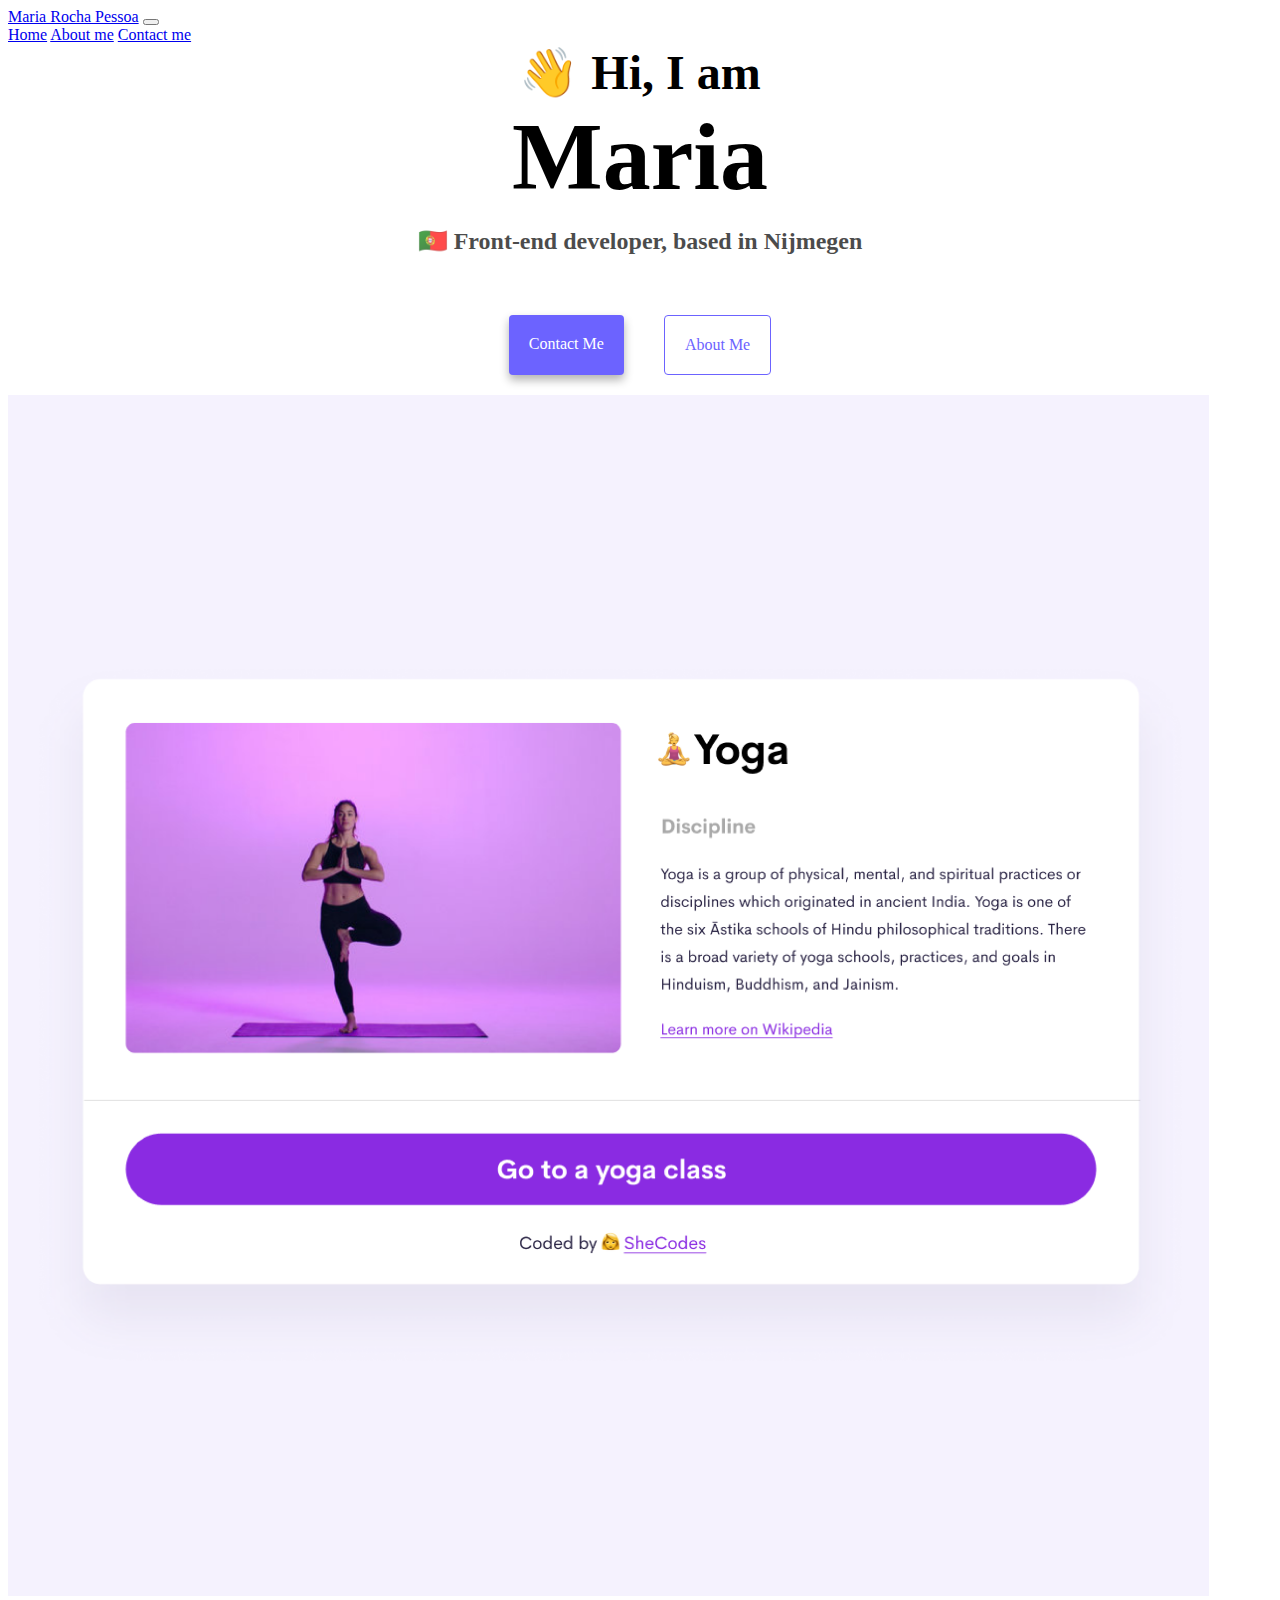
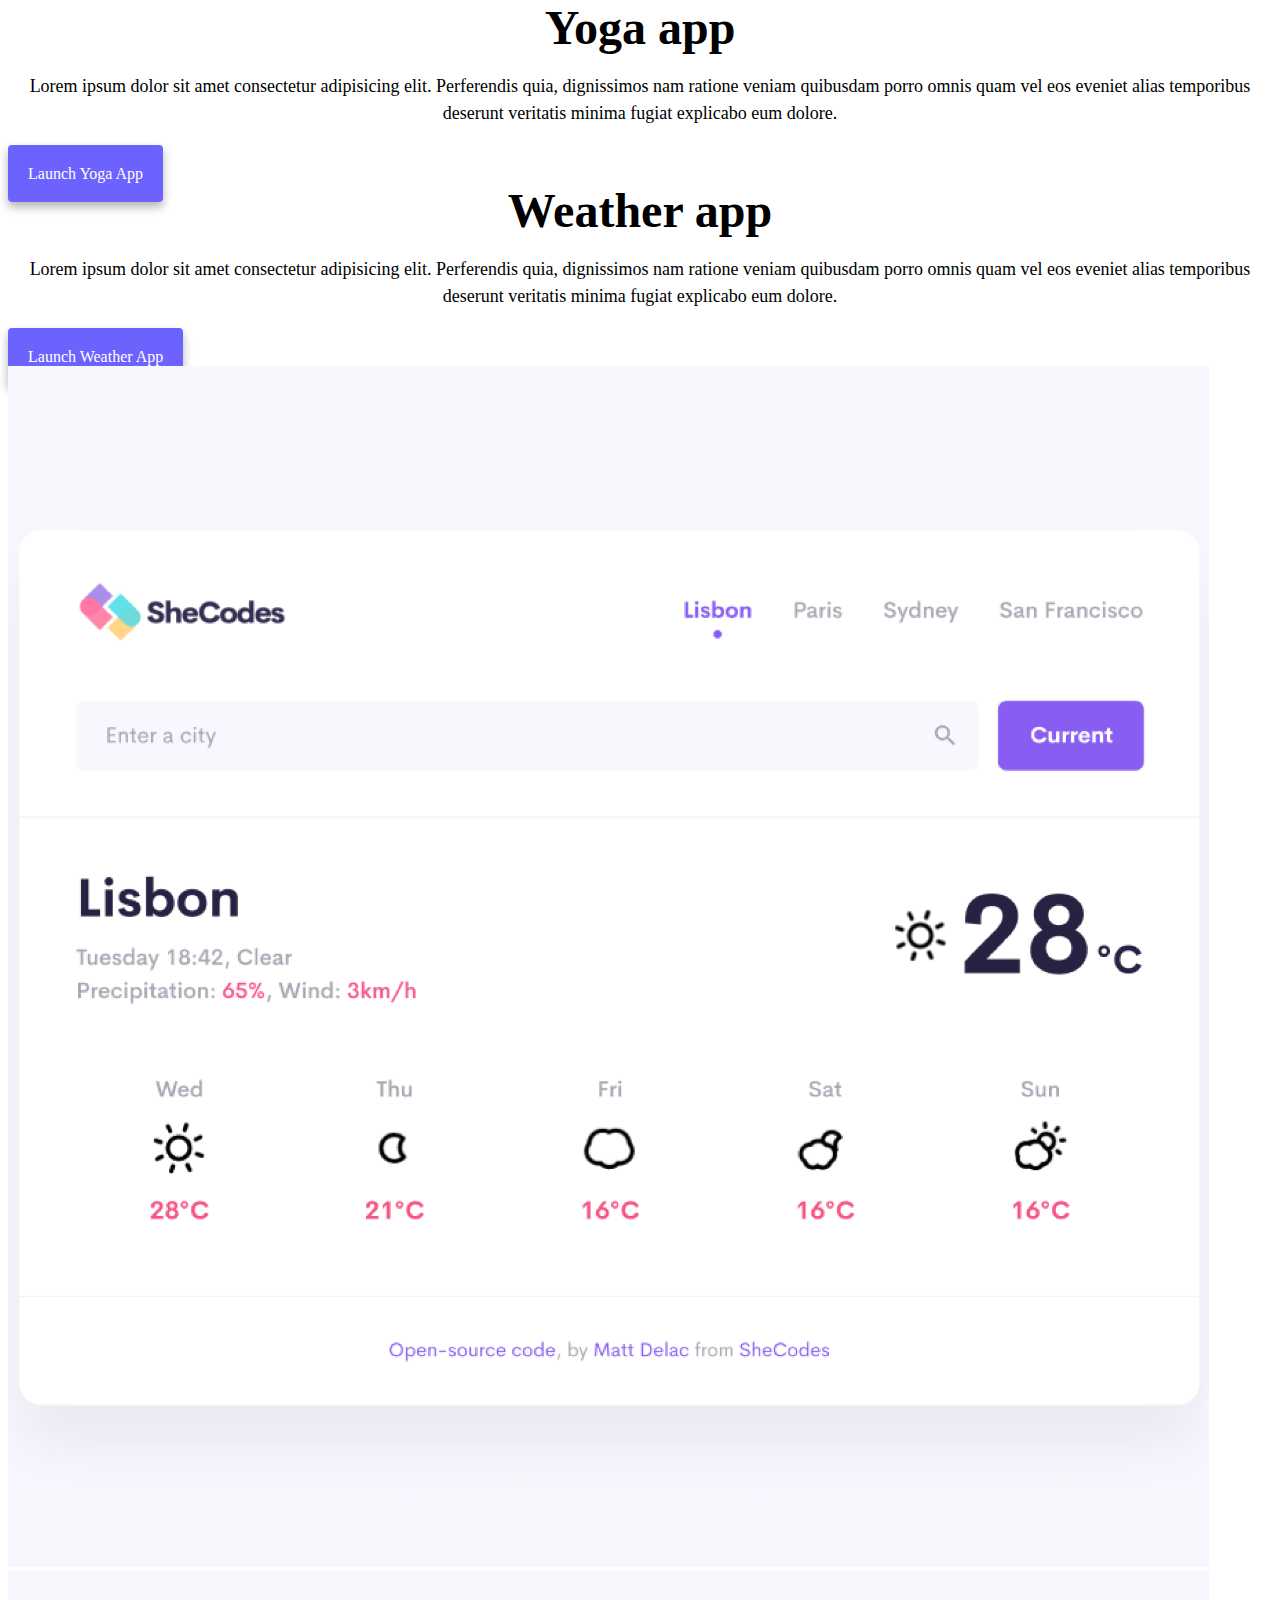
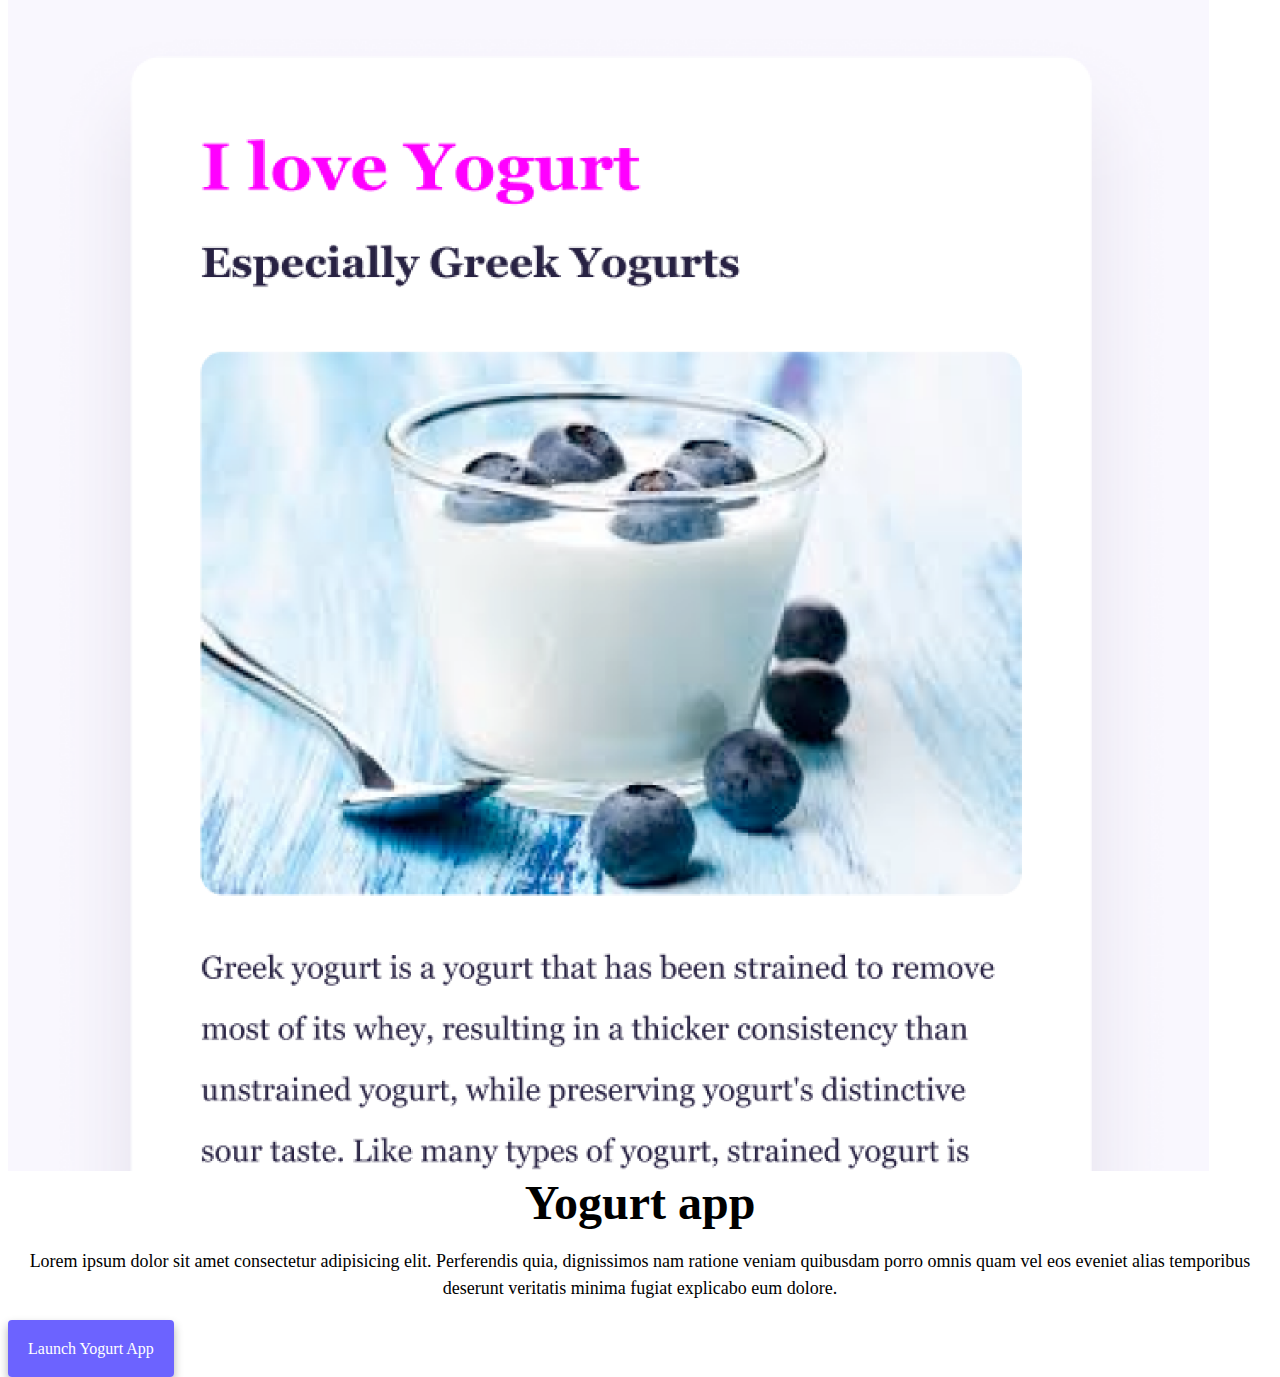
<file: index.html>
<!DOCTYPE html>
<html lang="en">
  <head>
    <meta charset="UTF-8" />
    <meta http-equiv="X-UA-Compatible" content="IE=edge" />
    <meta name="viewport" content="width=device-width, initial-scale=1.0" />
    <title>Front-end developer - Maria Rocha Pessoa</title>
    <meta name="description" content="Maria is a portuguese front-end developer based in Nijmegen, check out her projects and contact her for job inquiries">
    <link
      href="https://cdn.jsdelivr.net/npm/bootstrap@5.3.2/dist/css/bootstrap.min.css"
      rel="stylesheet"
      integrity="sha384-T3c6CoIi6uLrA9TneNEoa7RxnatzjcDSCmG1MXxSR1GAsXEV/Dwwykc2MPK8M2HN"
      crossorigin="anonymous"
    />
    <script
      src="https://cdn.jsdelivr.net/npm/bootstrap@5.3.2/dist/js/bootstrap.bundle.min.js"
      integrity="sha384-C6RzsynM9kWDrMNeT87bh95OGNyZPhcTNXj1NW7RuBCsyN/o0jlpcV8Qyq46cDfL"
      crossorigin="anonymous"
    ></script>
    <link rel="stylesheet" href="style.css" />
  </head>
  <body>
    <nav class="navbar navbar-expand-lg bg-body-tertiary">
      <div class="container-fluid">
        <a class="navbar-brand" href="/">Maria Rocha Pessoa</a>
        <button
          class="navbar-toggler"
          type="button"
          data-bs-toggle="collapse"
          data-bs-target="#navbarNavAltMarkup"
          aria-controls="navbarNavAltMarkup"
          aria-expanded="false"
          aria-label="Toggle navigation"
        >
          <span class="navbar-toggler-icon"></span>
        </button>
        <div class="collapse navbar-collapse" id="navbarNavAltMarkup">
          <div class="navbar-nav">
            <a class="nav-link active" aria-current="page" href="/"
              >Home</a
            >
            <a class="nav-link" href="/about.html">About me</a>
            <a class="nav-link" href="/about.html#contact">Contact me</a>
          </div>
        </div>
      </div>
    </nav>
    <div>
      <h2 class="mt-5">👋 Hi, I am  </h2>
      <h1>Maria</h1>
      <h3>🇵🇹 Front-end developer, based in Nijmegen</h3>
      <div class="navigation-links">
        <a href="/about.html#contact" class="contact-link" title="Contact Maria">Contact me</a>
        <a href="/about.html" class="about-link" title="About Maria">About me</a>
      </div>
    </div>
    <div class="container">
      <div class="row mt-4">
        <div class="col-md-6">
          <img
            src="/images/yoga.png"
            alt="yoga project"
            class="img-fluid ronded p-4"
            id="apps"
            width="95%"
                />
        </div>
        <div class="col-md-6">
          <h2 class="mb-3">Yoga app</h2>
          <p class="text-start">
            Lorem ipsum dolor sit amet consectetur adipisicing elit. Perferendis
            quia, dignissimos nam ratione veniam quibusdam porro omnis quam vel
            eos eveniet alias temporibus deserunt veritatis minima fugiat
            explicabo eum dolore.
          </p>
          <div class="mt-3 mb-5">
            <a href="/" class="contact-link" title="Yoga project">Launch Yoga App</a>
          </div>
        </div>
      </div>
      <div class="row mt-4">
          
          <div class="col-md-6">
            <h2 class="mb-3">Weather app</h2>
            <p class="text-start">
              Lorem ipsum dolor sit amet consectetur adipisicing elit. Perferendis
              quia, dignissimos nam ratione veniam quibusdam porro omnis quam vel
              eos eveniet alias temporibus deserunt veritatis minima fugiat
              explicabo eum dolore.
            </p>
            <div class="mt-3 mb-5">
              <a href="/" class="contact-link" title="Weather project">Launch Weather App</a>
            </div>
          </div>
          <div class="col-md-6">
            <img
              src="/images/weather.png"
              alt="weather project"
              class="img-fluid ronded p-4"
              id="apps"
              width="95%"
            />
          </div>
        </div>
        <div class="row mt-4">
            <div class="col-md-6">
              <img
                src="/images/yogurt.png"
                alt="yogurt project"
                class="img-fluid ronded p-4"
                id="apps"
                width="95%"
              />
            </div>
            <div class="col-md-6">
              <h2 class="mb-3">Yogurt app</h2>
              <p class="text-start">
                Lorem ipsum dolor sit amet consectetur adipisicing elit. Perferendis
                quia, dignissimos nam ratione veniam quibusdam porro omnis quam vel
                eos eveniet alias temporibus deserunt veritatis minima fugiat
                explicabo eum dolore.
              </p>
              <div class="mt-3 mb-5">
                <a href="/" class="contact-link" title="Yogurt project">Launch Yogurt App</a>
              </div>
            </div>
          </div>
  </body>
</html>
</file>
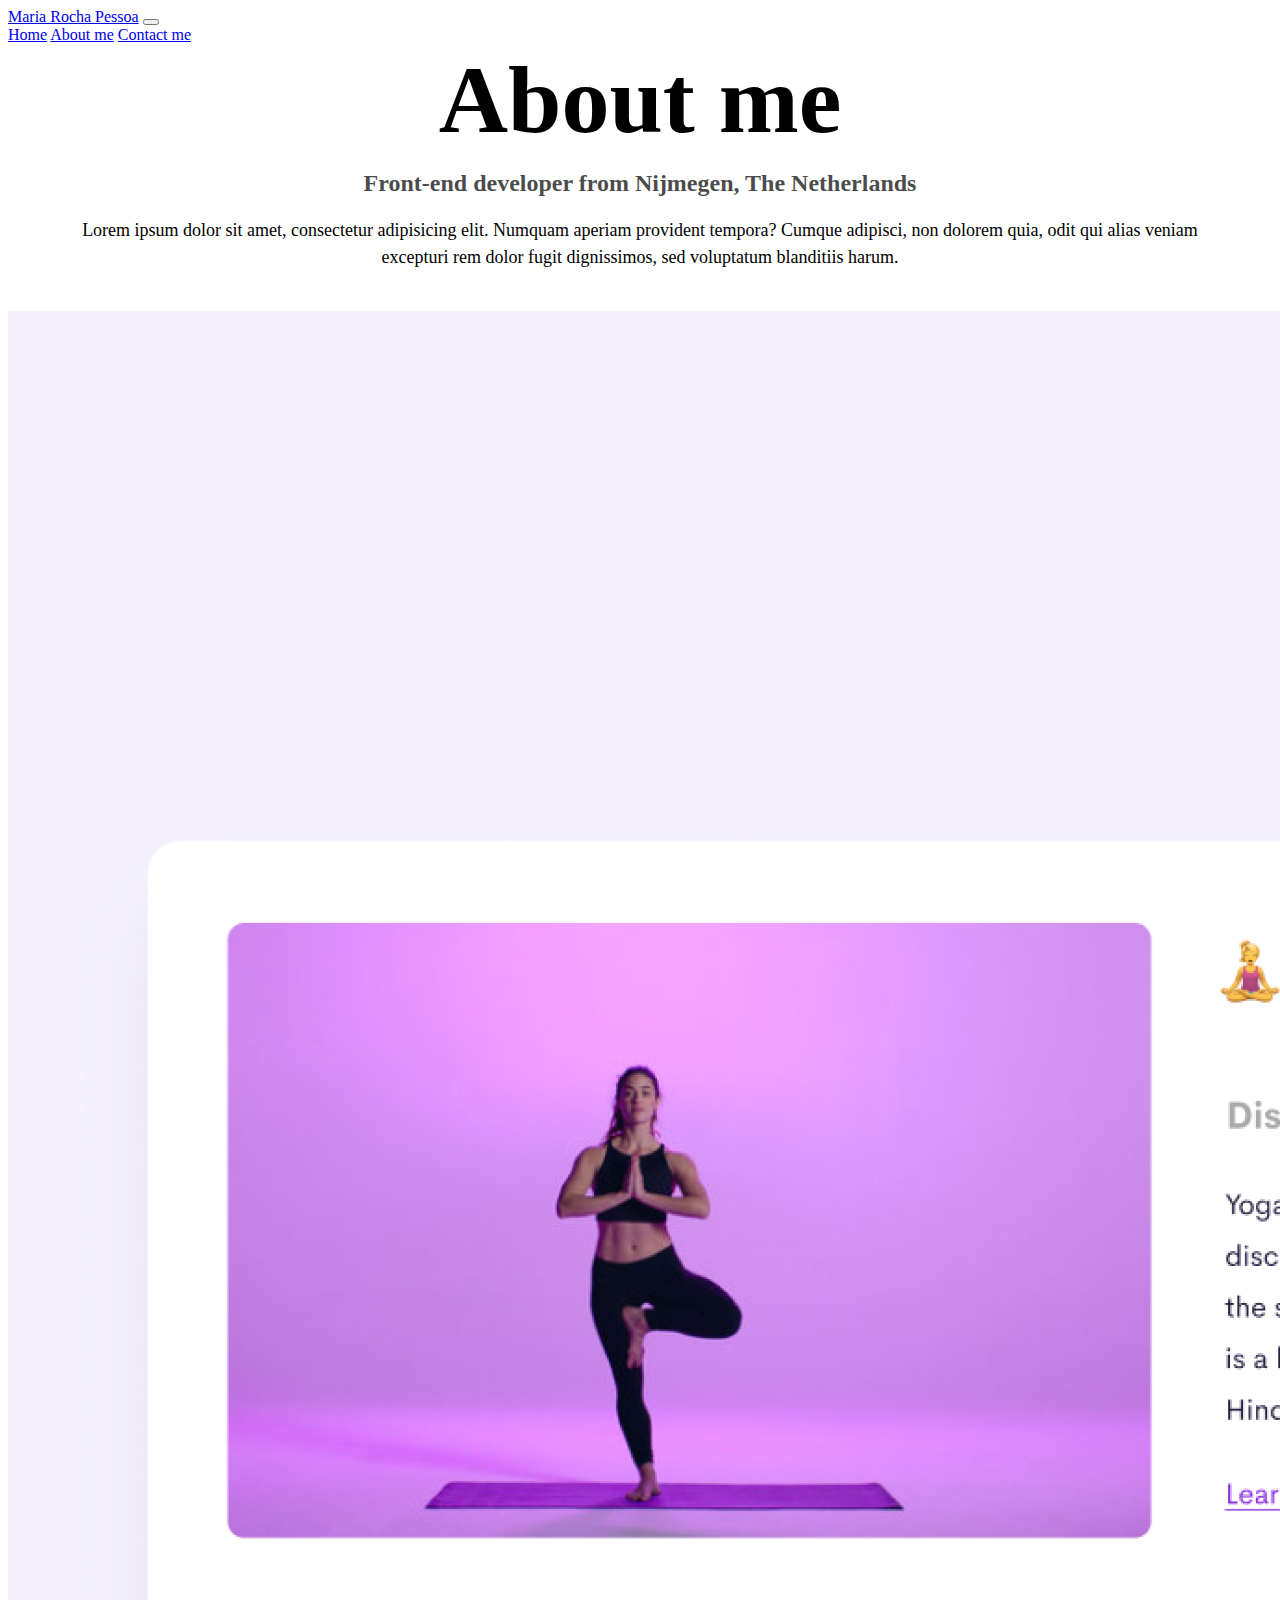
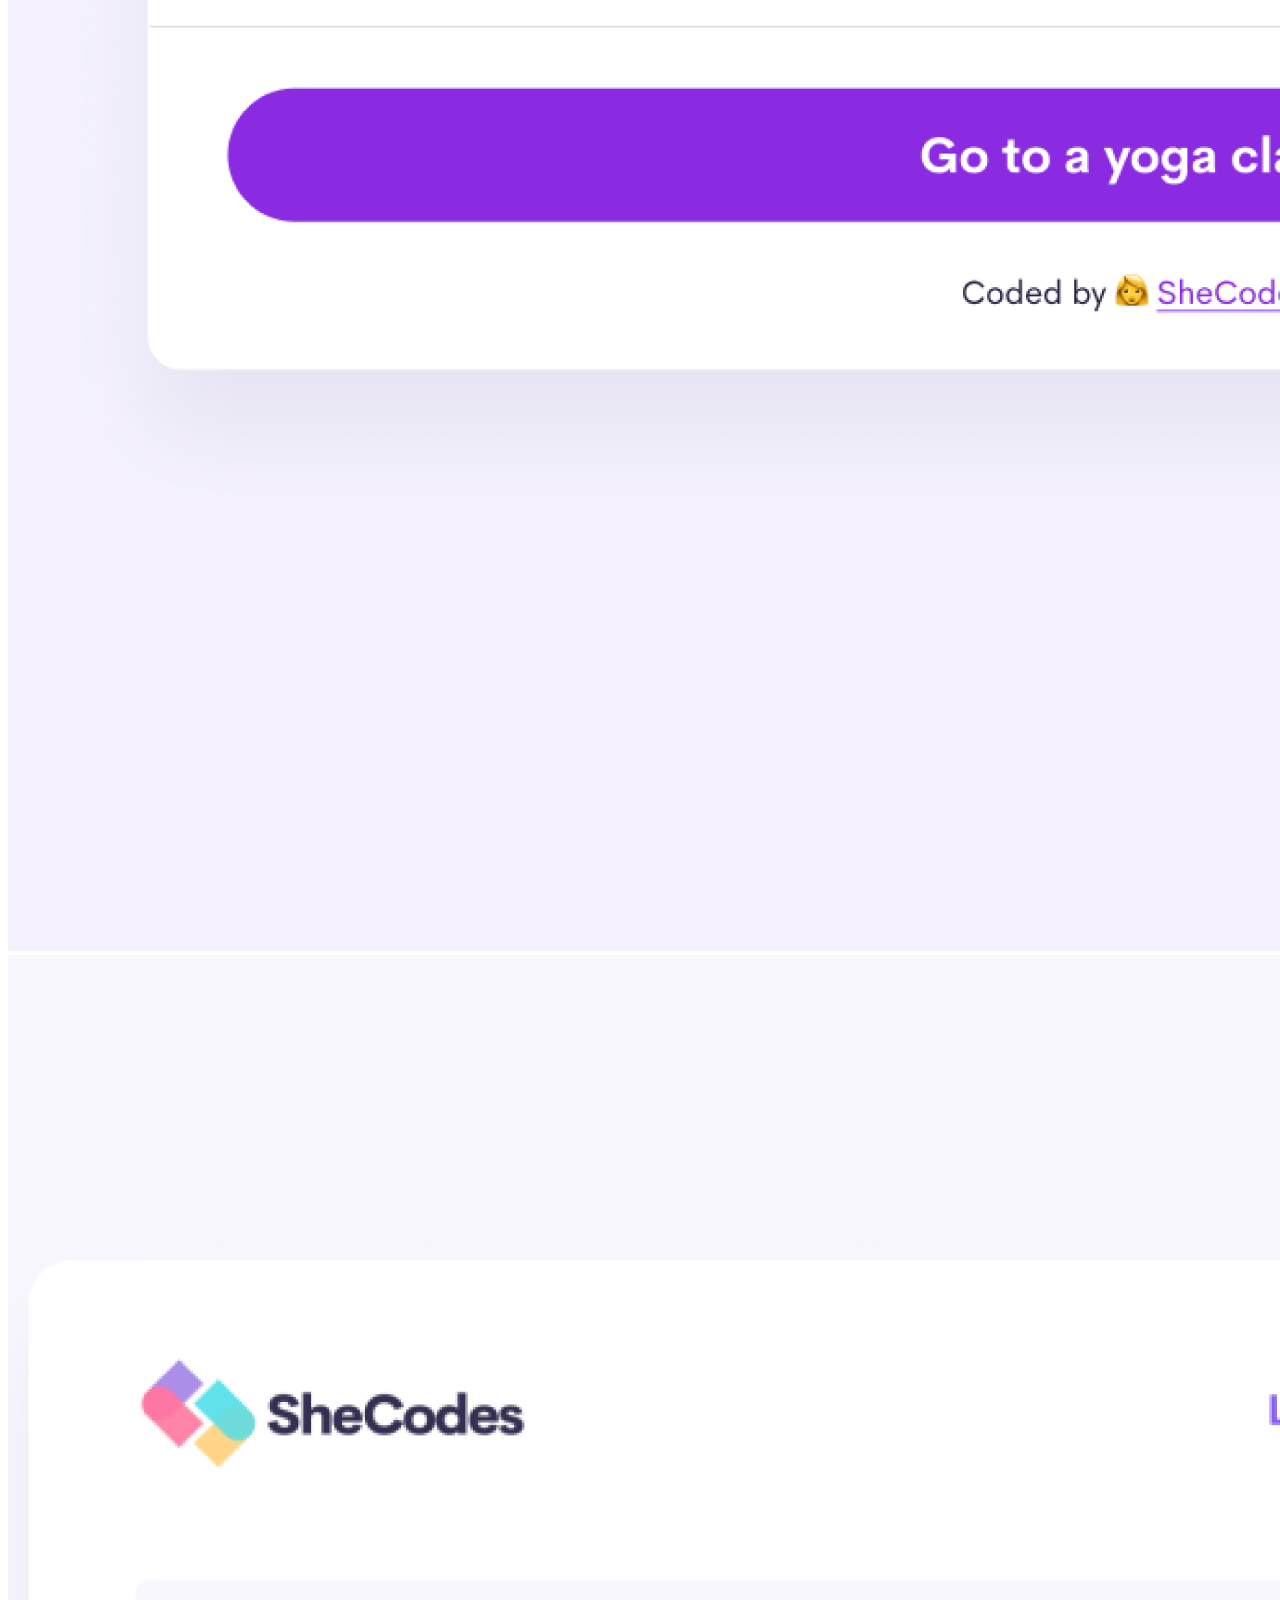
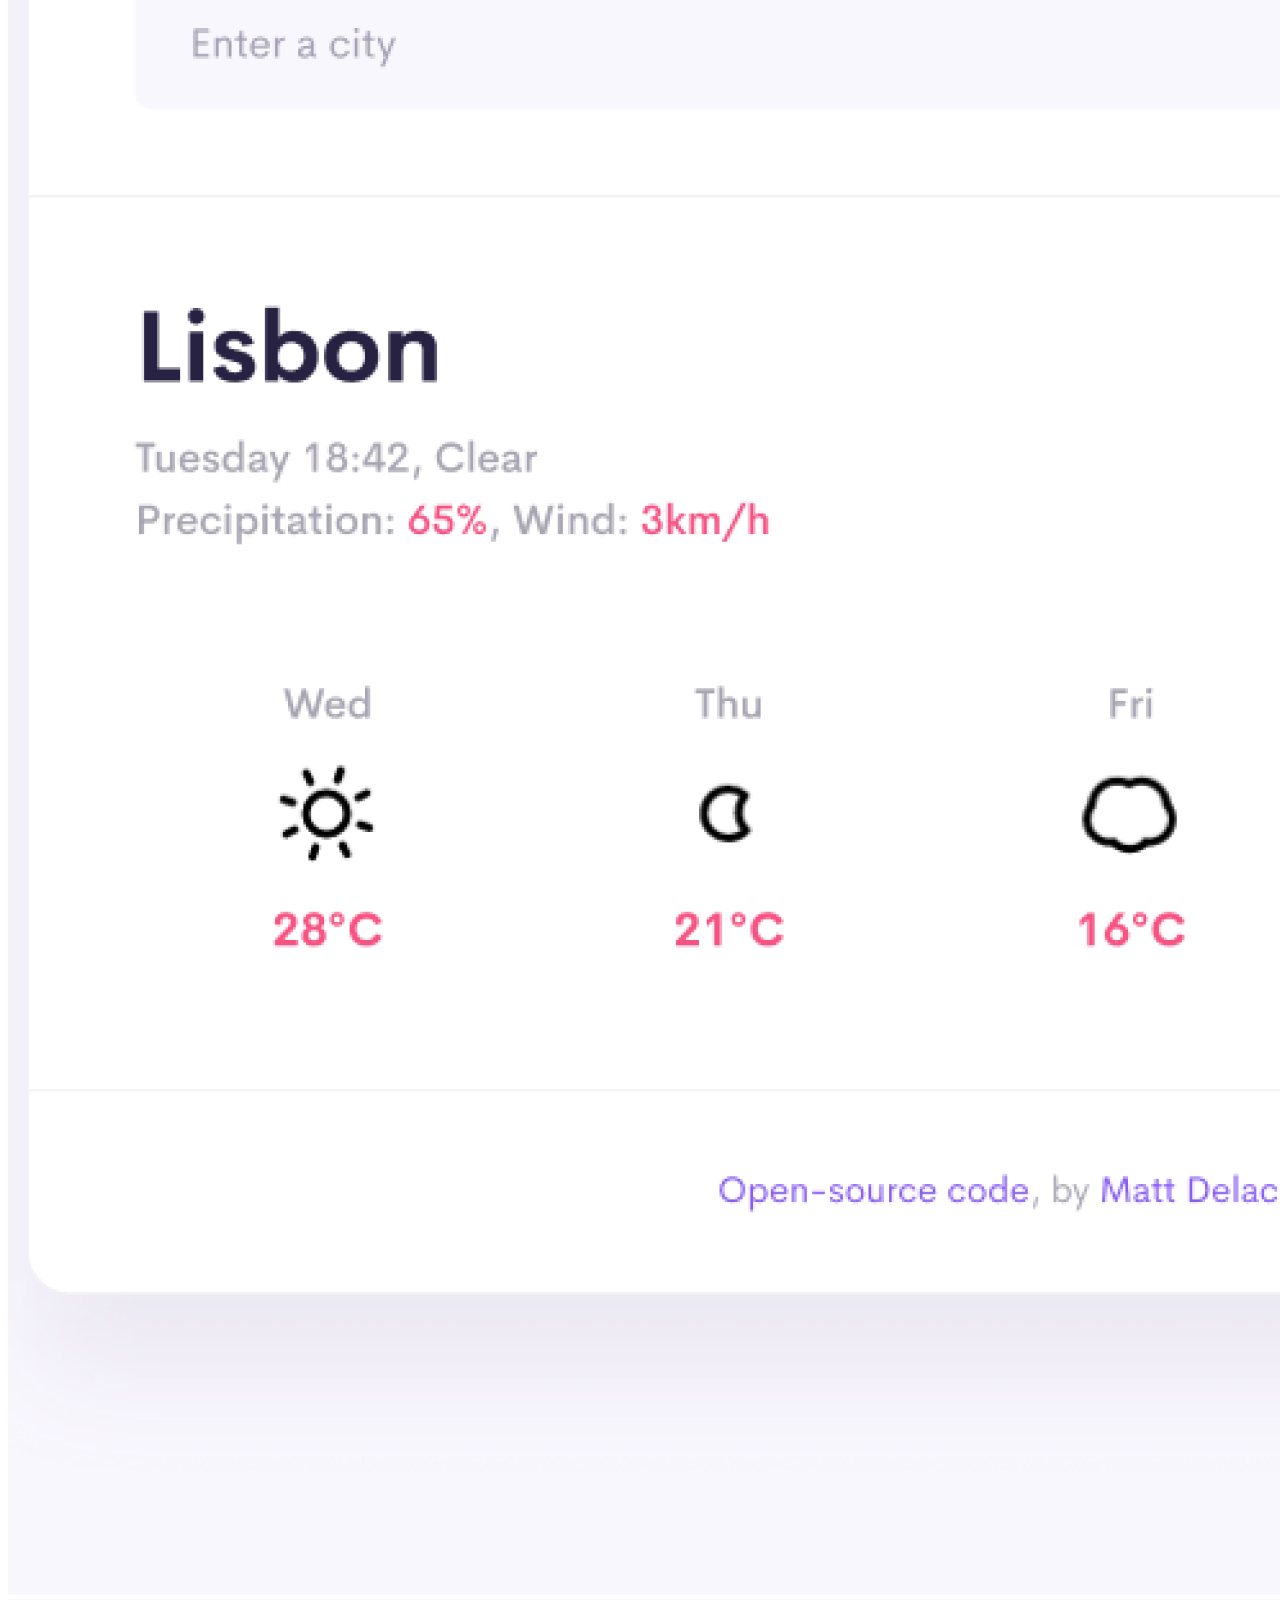
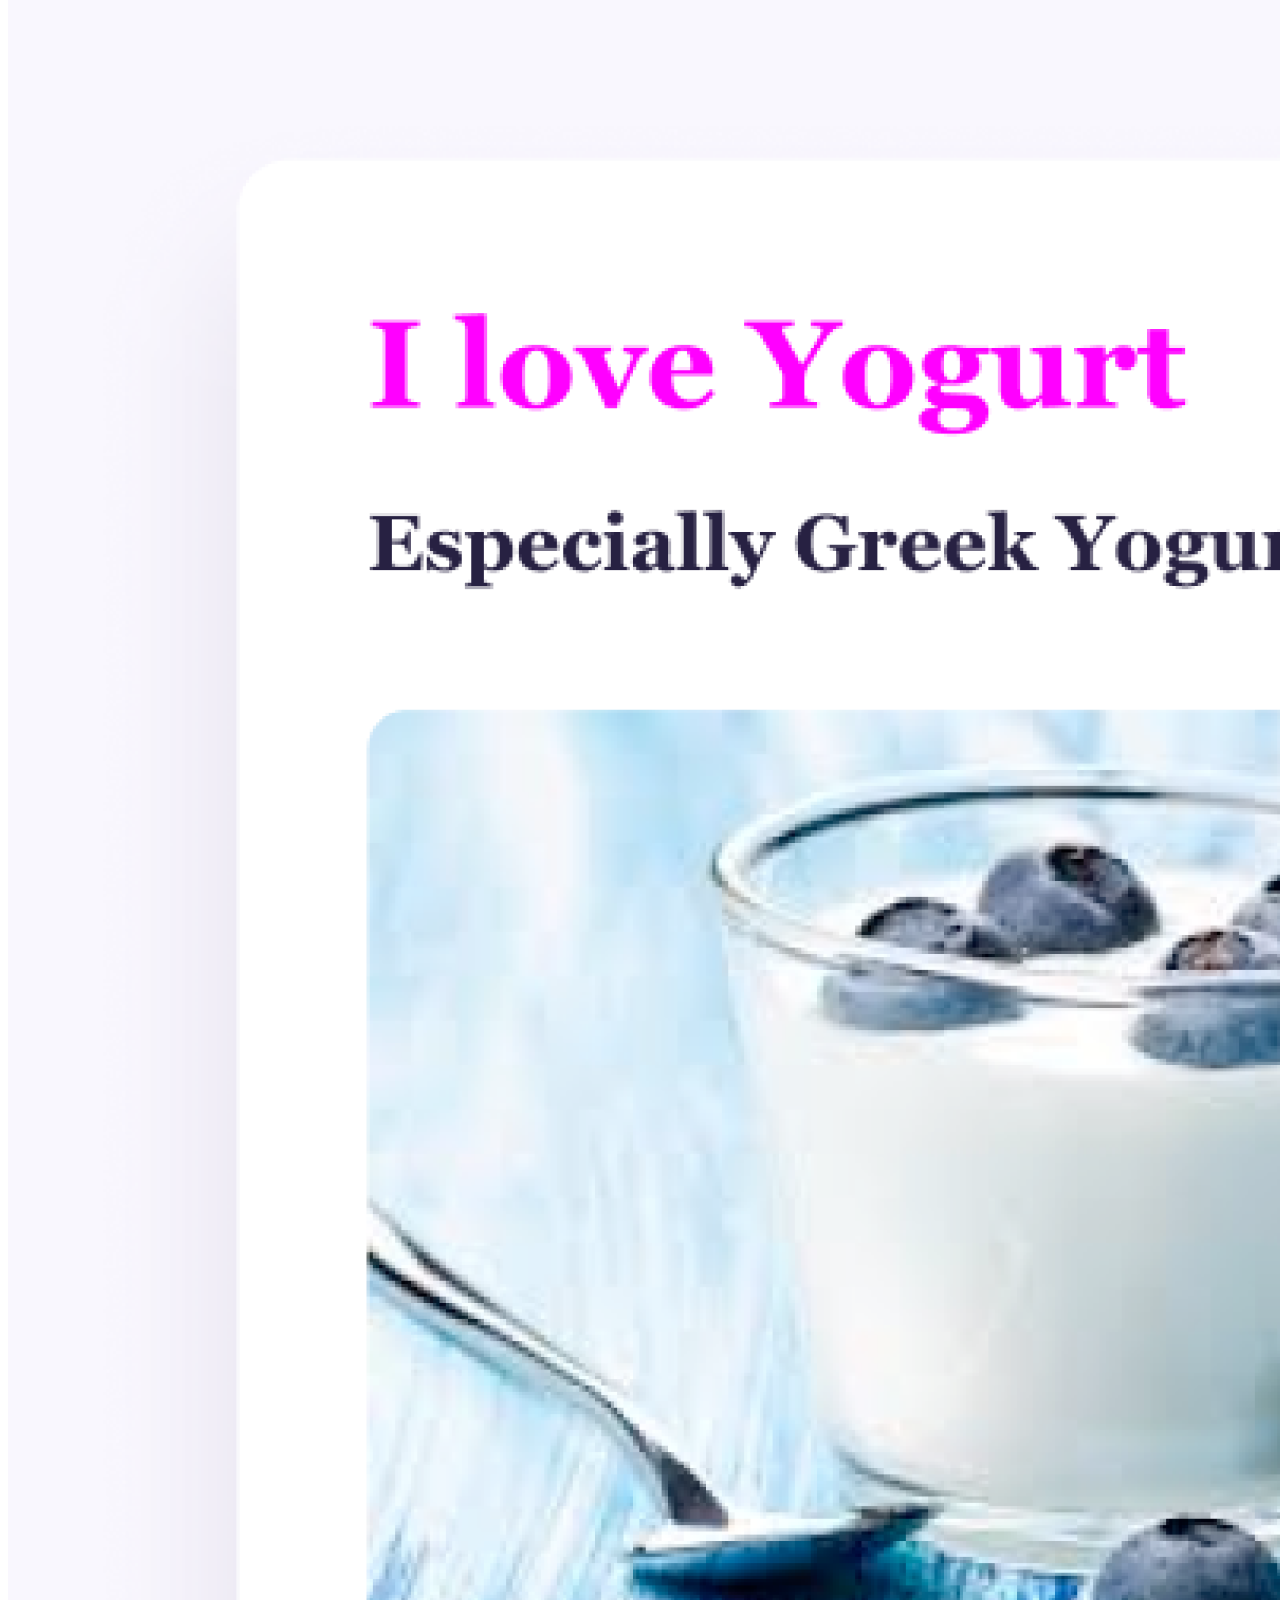
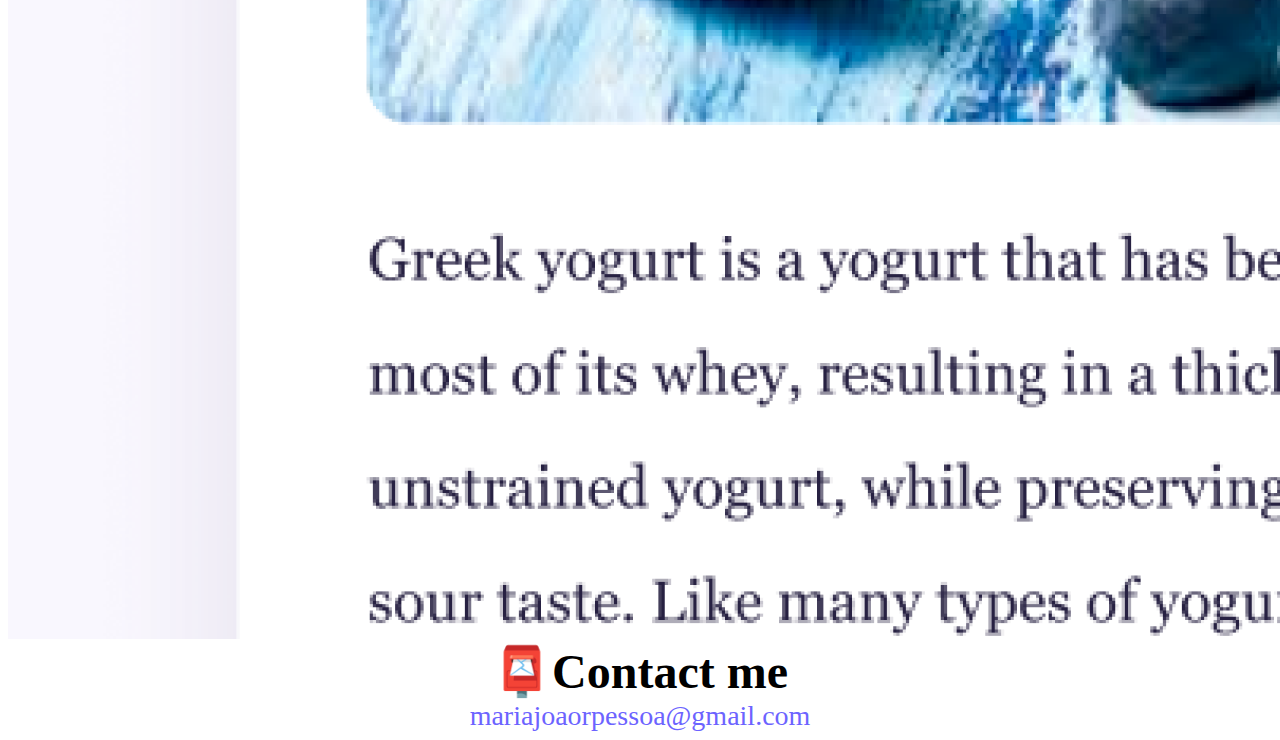
<file: about.html>
<!DOCTYPE html>
<html lang="en">
  <head>
    <meta charset="UTF-8" />
    <meta http-equiv="X-UA-Compatible" content="IE=edge" />
    <meta name="viewport" content="width=device-width, initial-scale=1.0" />
    <link
      href="https://cdn.jsdelivr.net/npm/bootstrap@5.3.2/dist/css/bootstrap.min.css"
      rel="stylesheet"
      integrity="sha384-T3c6CoIi6uLrA9TneNEoa7RxnatzjcDSCmG1MXxSR1GAsXEV/Dwwykc2MPK8M2HN"
      crossorigin="anonymous"
    />
    <script
      src="https://cdn.jsdelivr.net/npm/bootstrap@5.3.2/dist/js/bootstrap.bundle.min.js"
      integrity="sha384-C6RzsynM9kWDrMNeT87bh95OGNyZPhcTNXj1NW7RuBCsyN/o0jlpcV8Qyq46cDfL"
      crossorigin="anonymous"
    ></script>
    <link rel="stylesheet" href="style.css" />
    <title>About me - Maria Rocha Pessoa</title>
    <meta name="description" content="About Maria Rocha Pessoa, a portuguese front-end developer based in Nijmegen">
  </head>
  <body>
    <nav class="navbar navbar-expand-lg bg-body-tertiary">
      <div class="container-fluid">
        <a class="navbar-brand" href="/">Maria Rocha Pessoa</a>
        <button
          class="navbar-toggler"
          type="button"
          data-bs-toggle="collapse"
          data-bs-target="#navbarNavAltMarkup"
          aria-controls="navbarNavAltMarkup"
          aria-expanded="false"
          aria-label="Toggle navigation"
        >
          <span class="navbar-toggler-icon"></span>
        </button>
        <div class="collapse navbar-collapse" id="navbarNavAltMarkup">
          <div class="navbar-nav">
            <a class="nav-link active" aria-current="page" href="/"
              >Home</a
            >
            <a class="nav-link" href="/about.html">About me</a>
            <a class="nav-link" href="/about.html#contact">Contact me</a>
          </div>
        </div>
      </div>
    </nav>

    <h1 class="mt-5">About me</h1>
    <h3>Front-end developer from Nijmegen, The Netherlands</h3>
    <div class="about-paragraphs text-center">
        <p>
          Lorem ipsum dolor sit amet, consectetur adipisicing elit. Numquam
          aperiam provident tempora? Cumque adipisci, non dolorem quia, odit qui
          alias veniam excepturi rem dolor fugit dignissimos, sed voluptatum
          blanditiis harum.
        </p>
      </div>
    <div class="container">
      <div class="row">
<div class="col-sm-4">
  <img src="/images/yoga.png" alt="yoga project" class="img-fluid border ronded shadow-sm p-2">
</div>
<div class="col-sm-4">
    <img src="/images/weather.png" alt="weather project" class="img-fluid border ronded shadow-sm p-2" >
  </div>
  <div class="col-sm-4">
      <img src="/images/yogurt.png" alt="yogurt project" class="img-fluid border ronded shadow-sm p-2" >
    </div>
      </div>
    </div>
    </div>
    <div id="contact">
      <h2 class="mt-5 mb-2">📮Contact me</h2>
      <a href="mailto:[email]" class="email-link pb-5">mariajoaorpessoa@gmail.com</a>
    </div>
  </body>
</html>
</file>
<file: style.css>
:root {
  --primary-color: #6c63ff;
  --secondary-color: #f5f2fe;
  --box-shadow: 0 5px 10px rgba(0, 0, 0, 0.3);
}

h1,
h2,
h3 {
  text-align: center;
  margin: 0;
}

h1 {
  font-size: 96px;
}

h2 {
  font-size: 48px;
}

h3 {
  font-size: 24px;
  opacity: 0.7;
  margin-top: 15px;
}

p {
  padding-bottom: 20px;
  border-radius: 4px;
  font-size: 18px;
  line-height: 1.5;
  text-align: center;
}

.navigation-links {
  display: flex;
  margin-top: 40px;
  justify-content: center;
}

.navigation-links a {
  margin: 20px;
  border-radius: 4px;
  padding: 20px;
  text-decoration: none;
  text-transform: capitalize;
}

.contact-link {
  border-radius: 4px;
  padding: 20px;
  text-decoration: none;
  text-transform: capitalize;
  background: var(--primary-color);
  box-shadow: var(--box-shadow);
  color: white;
}

.about-link {
  color: var(--primary-color);
  border: 1px solid var(--primary-color);
}

.homepage-link {
  color: var(--primary-color);
  text-align: center;
  display: block;
}

.about-paragraphs {
  display: flex;
  margin: 10px 30px;
}

.about-paragraphs p {
  margin: 10px;
}

.email-link {
  display: flex;
  justify-content: center;
  color: var(--primary-color);
  font-size: 28px;
  text-decoration: none;
}

.email-link:hover {
  text-decoration: underline;
}

@media (max-width: 767px) {
  h1 {
    font-size: 48px;
  }
  h2 {
    font-size: 32px;
  }
  h3 {
    font-size: 24px;
  }

  p {
    text-align: center;
  }
  .contact-link {
    display: block;
    text-align: center;
    margin: 0 20px;
  }

  .email-link {
    font-size: 23px;
  }

  #apps {
    display: none;
  }
}
</file>
